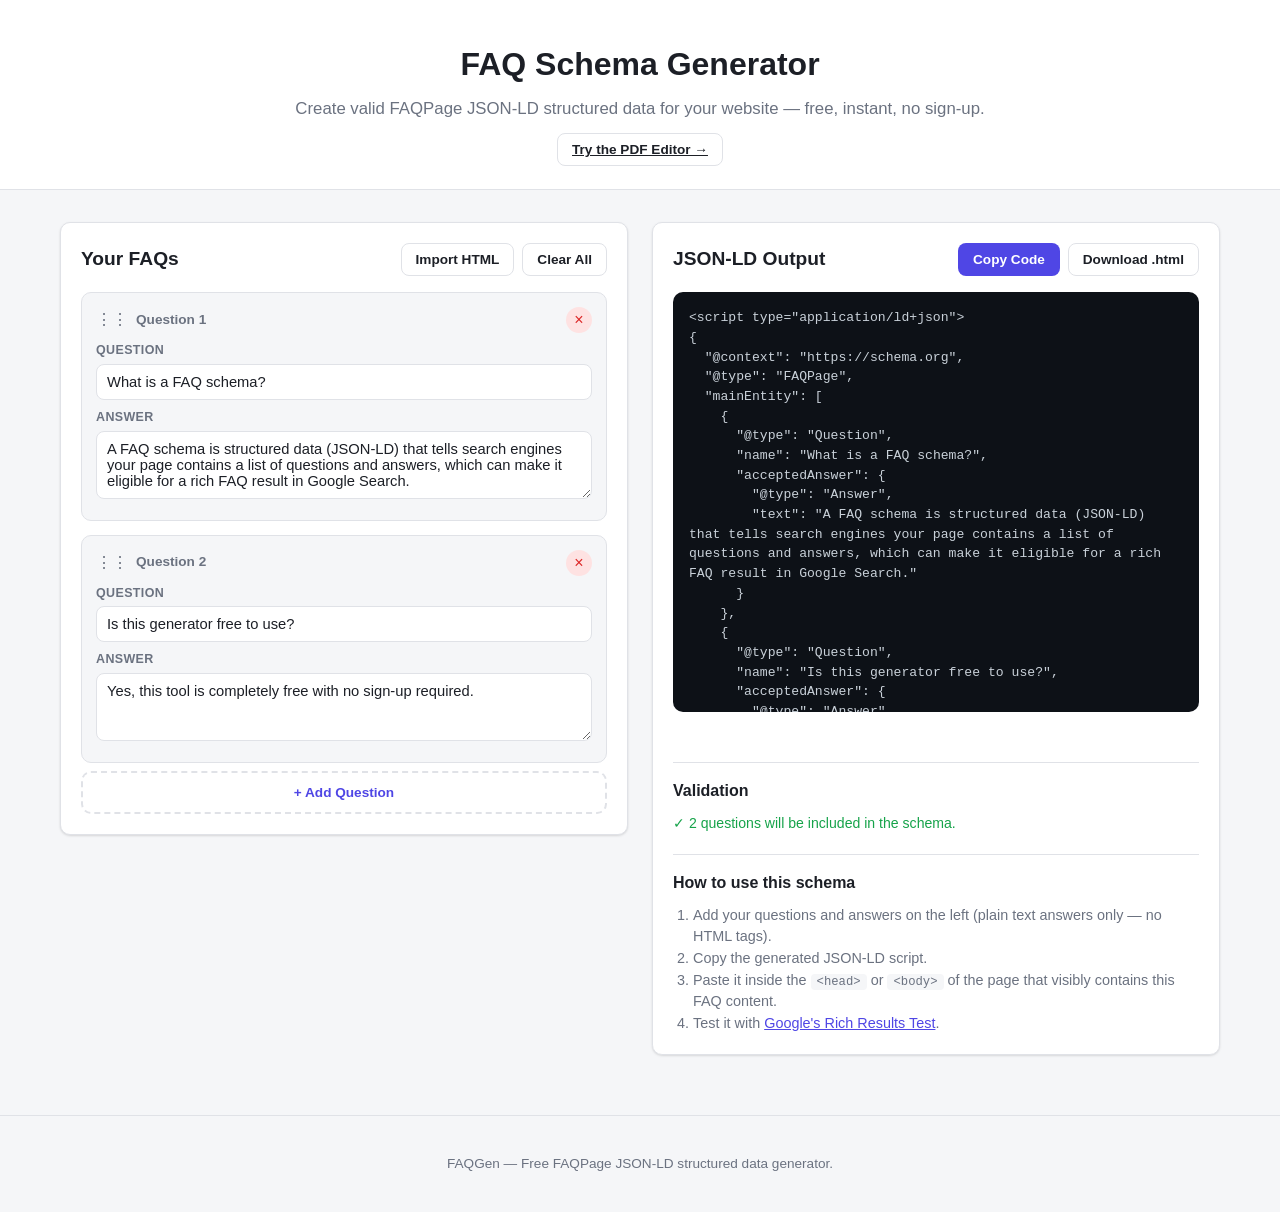
<file: index.html>
<!DOCTYPE html>
<html lang="en">
<head>
<meta charset="UTF-8">
<meta name="viewport" content="width=device-width, initial-scale=1.0">
<title>FAQ Schema Generator | FAQGen</title>
<meta name="description" content="Free FAQ Schema (JSON-LD) Generator. Create Google-ready FAQPage structured data for your website in seconds.">
<link rel="icon" type="image/svg+xml" href="favicon.svg">
<link rel="stylesheet" href="style.css">
</head>
<body>
  <header class="site-header">
    <div class="container">
      <h1>FAQ Schema Generator</h1>
      <p class="subtitle">Create valid FAQPage JSON-LD structured data for your website — free, instant, no sign-up.</p>
      <nav class="site-nav">
        <a href="pdf-editor/index.html" class="btn btn-secondary">Try the PDF Editor &rarr;</a>
      </nav>
    </div>
  </header>

  <main class="container layout">
    <section class="editor-panel">
      <div class="panel-header">
        <h2>Your FAQs</h2>
        <div class="panel-actions">
          <button id="importBtn" class="btn btn-secondary" type="button">Import HTML</button>
          <button id="clearBtn" class="btn btn-secondary" type="button">Clear All</button>
        </div>
      </div>

      <div id="faqList" class="faq-list"></div>

      <button id="addFaqBtn" class="btn btn-add" type="button">+ Add Question</button>

      <div id="importArea" class="import-area hidden">
        <label for="importInput">Paste FAQ HTML (e.g. copied from a page) and we'll try to extract Q&amp;A pairs:</label>
        <textarea id="importInput" rows="6" placeholder="<h3>Question?</h3><p>Answer...</p>"></textarea>
        <div class="import-actions">
          <button id="importParseBtn" class="btn btn-primary" type="button">Extract</button>
          <button id="importCancelBtn" class="btn btn-secondary" type="button">Cancel</button>
        </div>
      </div>
    </section>

    <section class="output-panel">
      <div class="panel-header">
        <h2>JSON-LD Output</h2>
        <div class="panel-actions">
          <button id="copyBtn" class="btn btn-primary" type="button">Copy Code</button>
          <button id="downloadBtn" class="btn btn-secondary" type="button">Download .html</button>
        </div>
      </div>
      <pre id="output" class="output-code" aria-live="polite"></pre>
      <p id="copyStatus" class="copy-status" role="status"></p>

      <div class="validation-box">
        <h3>Validation</h3>
        <ul id="validationList" class="validation-list"></ul>
      </div>

      <div class="help-box">
        <h3>How to use this schema</h3>
        <ol>
          <li>Add your questions and answers on the left (plain text answers only — no HTML tags).</li>
          <li>Copy the generated JSON-LD script.</li>
          <li>Paste it inside the <code>&lt;head&gt;</code> or <code>&lt;body&gt;</code> of the page that visibly contains this FAQ content.</li>
          <li>Test it with <a href="https://search.google.com/test/rich-results" target="_blank" rel="noopener noreferrer">Google's Rich Results Test</a>.</li>
        </ol>
      </div>
    </section>
  </main>

  <footer class="site-footer">
    <div class="container">
      <p>FAQGen &mdash; Free FAQPage JSON-LD structured data generator.</p>
    </div>
  </footer>

  <template id="faqItemTemplate">
    <div class="faq-item" draggable="true">
      <div class="faq-item-header">
        <span class="drag-handle" title="Drag to reorder">&#8942;&#8942;</span>
        <span class="faq-index"></span>
        <button class="btn-remove" type="button" title="Remove this question">&times;</button>
      </div>
      <label class="field-label">Question</label>
      <input type="text" class="faq-question" placeholder="e.g. What is structured data?">
      <label class="field-label">Answer</label>
      <textarea class="faq-answer" rows="3" placeholder="e.g. Structured data is a standardized format..."></textarea>
    </div>
  </template>

  <script src="app.js"></script>
</body>
</html>
</file>
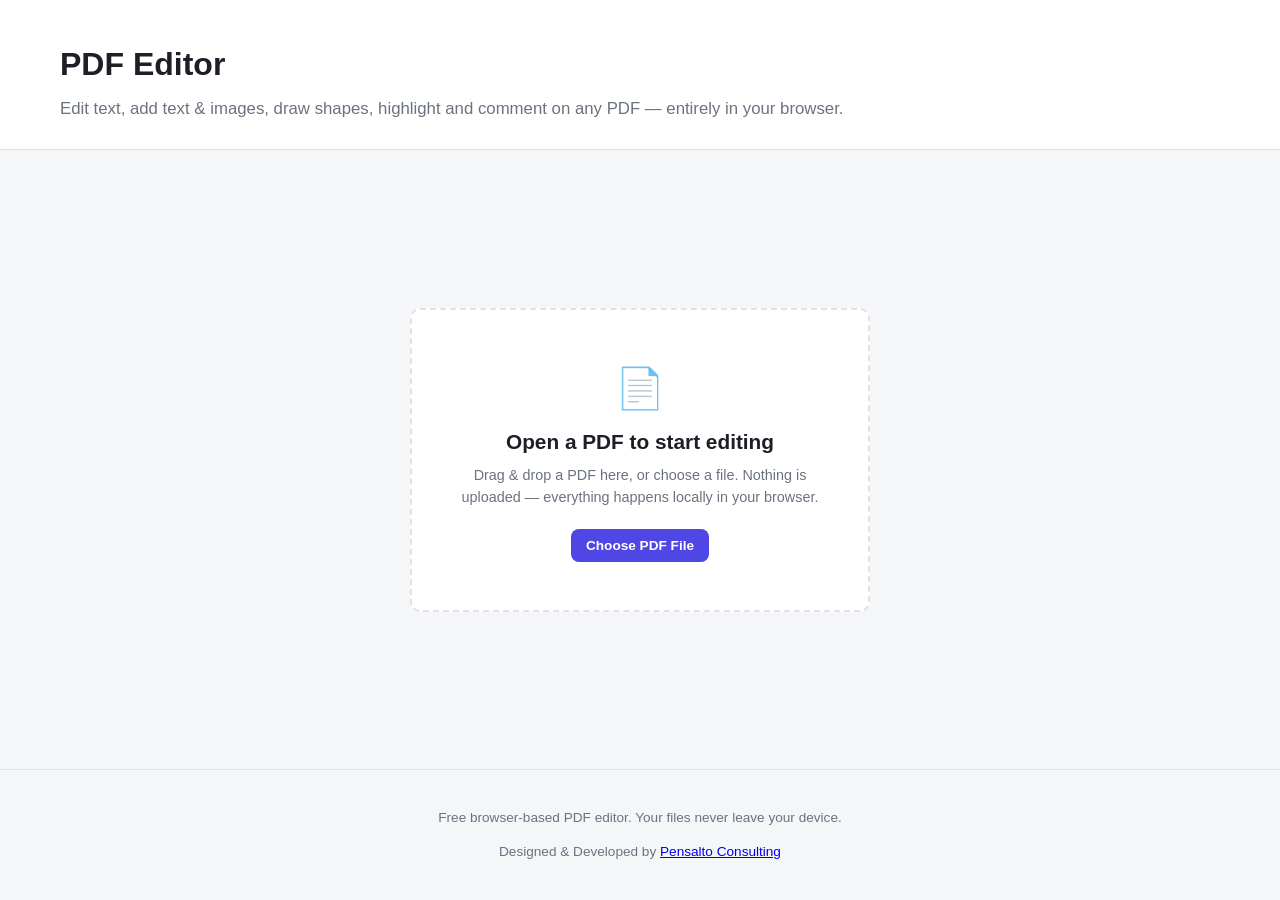
<file: pdf-editor/index.html>
<!DOCTYPE html>
<html lang="en">
<head>
<meta charset="UTF-8">
<meta name="viewport" content="width=device-width, initial-scale=1.0">
<title>Online PDF Editor — Edit PDF Text, Images &amp; Annotations Free</title>
<meta name="description" content="Free online PDF editor. Edit text, add text, images, shapes, highlights and comments to any PDF right in your browser — no upload to a server, no sign-up.">
<link rel="icon" type="image/svg+xml" href="favicon.svg">
<link rel="stylesheet" href="base.css">
<link rel="stylesheet" href="pdf-editor.css">
</head>
<body class="pdf-editor-body">
  <header class="site-header editor-header">
    <div class="container editor-header-inner">
      <div>
        <h1>PDF Editor</h1>
        <p class="subtitle">Edit text, add text &amp; images, draw shapes, highlight and comment on any PDF &mdash; entirely in your browser.</p>
      </div>
    </div>
  </header>

  <main class="editor-main">
    <div id="dropzone" class="dropzone container">
      <div class="dropzone-inner">
        <p class="dropzone-icon" aria-hidden="true">&#128196;</p>
        <h2>Open a PDF to start editing</h2>
        <p class="dropzone-hint">Drag &amp; drop a PDF here, or choose a file. Nothing is uploaded &mdash; everything happens locally in your browser.</p>
        <button id="chooseFileBtn" class="btn btn-primary" type="button">Choose PDF File</button>
        <input id="fileInput" type="file" accept="application/pdf" class="hidden">
      </div>
    </div>

    <div id="editorShell" class="editor-shell hidden">
      <div class="toolbar" role="toolbar" aria-label="PDF editing tools">
        <div class="toolbar-group">
          <button class="tool-btn" data-tool="select" title="Select &amp; move (V)" aria-pressed="true">&#128070;<span>Select</span></button>
          <button class="tool-btn" data-tool="edit" title="Edit existing text (E)">&#9998;<span>Edit Text</span></button>
          <button class="tool-btn" data-tool="text" title="Add text (T)">T<span>Text</span></button>
          <button class="tool-btn" data-tool="image" title="Add image (I)">&#128247;<span>Image</span></button>
        </div>
        <div class="toolbar-group">
          <button class="tool-btn" data-tool="rect" title="Rectangle">&#9645;<span>Rect</span></button>
          <button class="tool-btn" data-tool="ellipse" title="Ellipse">&#9711;<span>Ellipse</span></button>
          <button class="tool-btn" data-tool="line" title="Line">&#9585;<span>Line</span></button>
          <button class="tool-btn" data-tool="arrow" title="Arrow">&#8594;<span>Arrow</span></button>
        </div>
        <div class="toolbar-group">
          <button class="tool-btn" data-tool="highlight" title="Highlight">&#128998;<span>Highlight</span></button>
          <button class="tool-btn" data-tool="comment" title="Comment">&#128172;<span>Comment</span></button>
        </div>
        <div class="toolbar-group">
          <button id="undoBtn" class="tool-btn" title="Undo (Ctrl+Z)">&#8630;<span>Undo</span></button>
          <button id="deleteBtn" class="tool-btn" title="Delete selection (Del)">&#128465;<span>Delete</span></button>
        </div>
        <div class="toolbar-group toolbar-group-spacer">
          <button id="zoomOutBtn" class="tool-btn small" title="Zoom out">&minus;</button>
          <span id="zoomLabel" class="zoom-label">100%</span>
          <button id="zoomInBtn" class="tool-btn small" title="Zoom in">+</button>
        </div>
        <div class="toolbar-group">
          <button id="newFileBtn" class="btn btn-secondary" type="button">Open New</button>
          <button id="exportBtn" class="btn btn-primary" type="button">Download PDF</button>
        </div>
      </div>

      <div class="editor-body">
        <aside id="propertyPanel" class="property-panel">
          <p class="property-hint">Select a tool or an object to see its properties here.</p>
        </aside>

        <div id="pagesContainer" class="pages-container">
          <div class="page-nav">
            <button id="prevPageBtn" class="btn btn-secondary" type="button">&larr; Prev</button>
            <span id="pageIndicator">Page 1 / 1</span>
            <button id="nextPageBtn" class="btn btn-secondary" type="button">Next &rarr;</button>
          </div>
          <div id="pagesScroll" class="pages-scroll"></div>
        </div>
      </div>
    </div>

    <div id="statusToast" class="status-toast hidden" role="status"></div>
  </main>

  <input id="imageInput" type="file" accept="image/png,image/jpeg" class="hidden">

  <footer class="site-footer">
    <div class="container">
      <p>Free browser-based PDF editor. Your files never leave your device.</p>
      <p>Designed &amp; Developed by <a href="https://pensalto.com/" target="_blank" rel="noopener">Pensalto Consulting</a></p>
    </div>
  </footer>

  <script src="vendor/pdf.min.js"></script>
  <script src="vendor/pdf-lib.min.js"></script>
  <script src="app.js"></script>
</body>
</html>
</file>
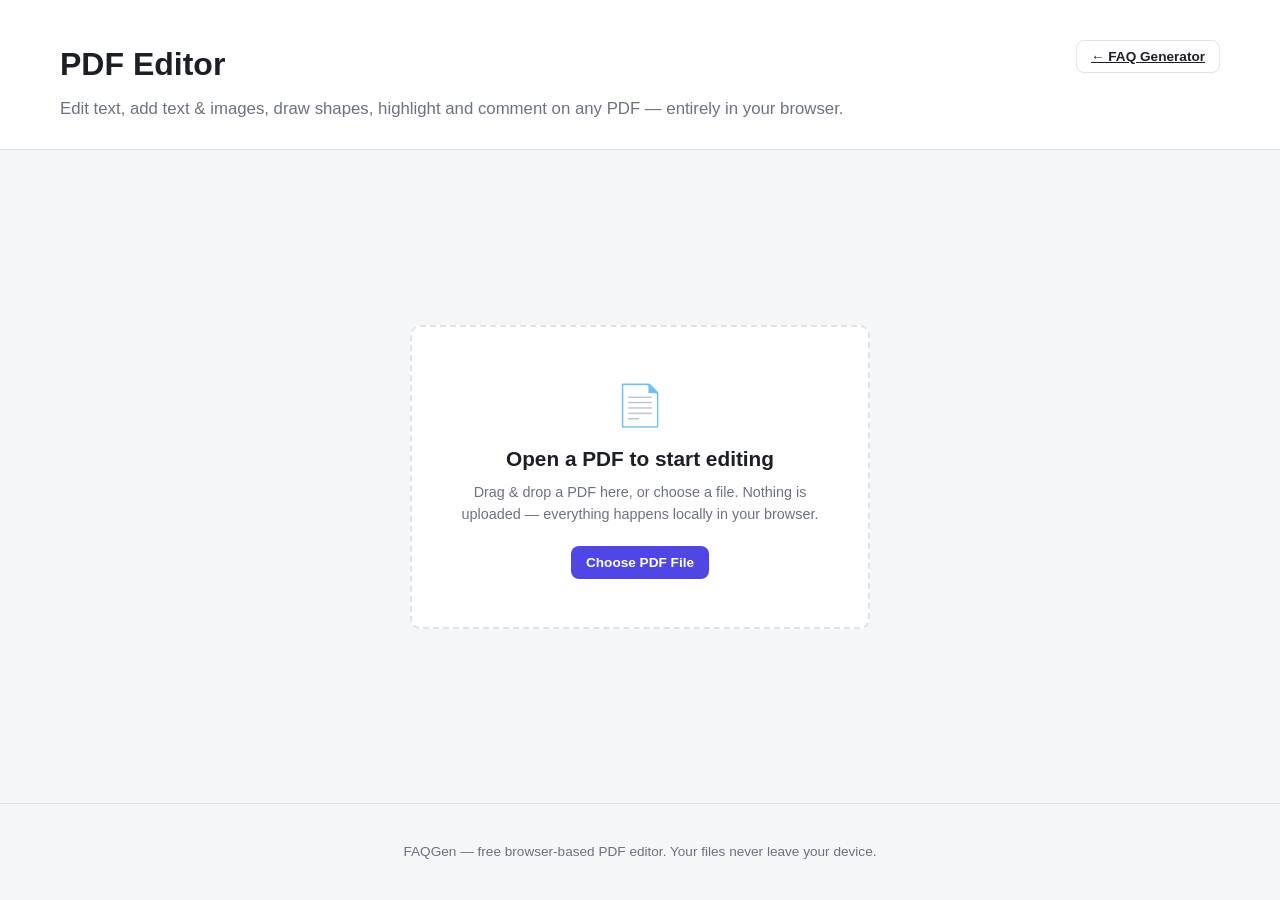
<file: pdf-editor.html>
<!DOCTYPE html>
<html lang="en">
<head>
<meta charset="UTF-8">
<meta name="viewport" content="width=device-width, initial-scale=1.0">
<title>Online PDF Editor | FAQGen</title>
<meta name="description" content="Free online PDF editor. Edit text, add text, images, shapes, highlights and comments to any PDF right in your browser — no upload to a server, no sign-up.">
<link rel="icon" type="image/svg+xml" href="favicon.svg">
<link rel="stylesheet" href="style.css">
<link rel="stylesheet" href="pdf-editor.css">
</head>
<body class="pdf-editor-body">
  <header class="site-header editor-header">
    <div class="container editor-header-inner">
      <div>
        <h1>PDF Editor</h1>
        <p class="subtitle">Edit text, add text &amp; images, draw shapes, highlight and comment on any PDF &mdash; entirely in your browser.</p>
      </div>
      <nav class="editor-nav">
        <a href="index.html" class="btn btn-secondary">&larr; FAQ Generator</a>
      </nav>
    </div>
  </header>

  <main class="editor-main">
    <div id="dropzone" class="dropzone container">
      <div class="dropzone-inner">
        <p class="dropzone-icon" aria-hidden="true">&#128196;</p>
        <h2>Open a PDF to start editing</h2>
        <p class="dropzone-hint">Drag &amp; drop a PDF here, or choose a file. Nothing is uploaded &mdash; everything happens locally in your browser.</p>
        <button id="chooseFileBtn" class="btn btn-primary" type="button">Choose PDF File</button>
        <input id="fileInput" type="file" accept="application/pdf" class="hidden">
      </div>
    </div>

    <div id="editorShell" class="editor-shell hidden">
      <div class="toolbar" role="toolbar" aria-label="PDF editing tools">
        <div class="toolbar-group">
          <button class="tool-btn" data-tool="select" title="Select &amp; move (V)" aria-pressed="true">&#128070;<span>Select</span></button>
          <button class="tool-btn" data-tool="edit" title="Edit existing text (E)">&#9998;<span>Edit Text</span></button>
          <button class="tool-btn" data-tool="text" title="Add text (T)">T<span>Text</span></button>
          <button class="tool-btn" data-tool="image" title="Add image (I)">&#128247;<span>Image</span></button>
        </div>
        <div class="toolbar-group">
          <button class="tool-btn" data-tool="rect" title="Rectangle">&#9645;<span>Rect</span></button>
          <button class="tool-btn" data-tool="ellipse" title="Ellipse">&#9711;<span>Ellipse</span></button>
          <button class="tool-btn" data-tool="line" title="Line">&#9585;<span>Line</span></button>
          <button class="tool-btn" data-tool="arrow" title="Arrow">&#8594;<span>Arrow</span></button>
        </div>
        <div class="toolbar-group">
          <button class="tool-btn" data-tool="highlight" title="Highlight">&#128998;<span>Highlight</span></button>
          <button class="tool-btn" data-tool="comment" title="Comment">&#128172;<span>Comment</span></button>
        </div>
        <div class="toolbar-group">
          <button id="undoBtn" class="tool-btn" title="Undo (Ctrl+Z)">&#8630;<span>Undo</span></button>
          <button id="deleteBtn" class="tool-btn" title="Delete selection (Del)">&#128465;<span>Delete</span></button>
        </div>
        <div class="toolbar-group toolbar-group-spacer">
          <button id="zoomOutBtn" class="tool-btn small" title="Zoom out">&minus;</button>
          <span id="zoomLabel" class="zoom-label">100%</span>
          <button id="zoomInBtn" class="tool-btn small" title="Zoom in">+</button>
        </div>
        <div class="toolbar-group">
          <button id="newFileBtn" class="btn btn-secondary" type="button">Open New</button>
          <button id="exportBtn" class="btn btn-primary" type="button">Download PDF</button>
        </div>
      </div>

      <div class="editor-body">
        <aside id="propertyPanel" class="property-panel">
          <p class="property-hint">Select a tool or an object to see its properties here.</p>
        </aside>

        <div id="pagesContainer" class="pages-container">
          <div class="page-nav">
            <button id="prevPageBtn" class="btn btn-secondary" type="button">&larr; Prev</button>
            <span id="pageIndicator">Page 1 / 1</span>
            <button id="nextPageBtn" class="btn btn-secondary" type="button">Next &rarr;</button>
          </div>
          <div id="pagesScroll" class="pages-scroll"></div>
        </div>
      </div>
    </div>

    <div id="statusToast" class="status-toast hidden" role="status"></div>
  </main>

  <input id="imageInput" type="file" accept="image/png,image/jpeg" class="hidden">

  <footer class="site-footer">
    <div class="container">
      <p>FAQGen &mdash; free browser-based PDF editor. Your files never leave your device.</p>
    </div>
  </footer>

  <script src="vendor/pdf.min.js"></script>
  <script src="vendor/pdf-lib.min.js"></script>
  <script src="pdf-editor.js"></script>
</body>
</html>
</file>
<file: style.css>
:root {
  --color-bg: #f5f6f8;
  --color-surface: #ffffff;
  --color-border: #e0e2e7;
  --color-text: #1c1f26;
  --color-muted: #6b7280;
  --color-primary: #4f46e5;
  --color-primary-hover: #4338ca;
  --color-danger: #dc2626;
  --color-danger-bg: #fee2e2;
  --color-success: #16a34a;
  --radius: 10px;
  --shadow: 0 1px 3px rgba(0, 0, 0, 0.08), 0 1px 2px rgba(0, 0, 0, 0.06);
}

@media (prefers-color-scheme: dark) {
  :root {
    --color-bg: #14161c;
    --color-surface: #1d2028;
    --color-border: #2c303a;
    --color-text: #e9eaee;
    --color-muted: #9aa0ab;
    --color-primary: #818cf8;
    --color-primary-hover: #6366f1;
    --color-danger: #f87171;
    --color-danger-bg: #3f1d1d;
    --color-success: #4ade80;
    --shadow: 0 1px 3px rgba(0, 0, 0, 0.4), 0 1px 2px rgba(0, 0, 0, 0.3);
  }
}

* { box-sizing: border-box; }

body {
  margin: 0;
  font-family: -apple-system, BlinkMacSystemFont, "Segoe UI", Roboto, Helvetica, Arial, sans-serif;
  background: var(--color-bg);
  color: var(--color-text);
  line-height: 1.5;
}

.container {
  max-width: 1200px;
  margin: 0 auto;
  padding: 0 20px;
}

.site-header {
  padding: 40px 0 28px;
  text-align: center;
  border-bottom: 1px solid var(--color-border);
  background: var(--color-surface);
}

.site-header h1 {
  margin: 0 0 8px;
  font-size: 2rem;
}

.subtitle {
  margin: 0;
  color: var(--color-muted);
  font-size: 1.05rem;
}

.site-nav {
  margin-top: 16px;
}

.layout {
  display: grid;
  grid-template-columns: 1fr 1fr;
  gap: 24px;
  padding: 32px 20px 60px;
  align-items: start;
}

@media (max-width: 900px) {
  .layout {
    grid-template-columns: 1fr;
  }
}

.editor-panel,
.output-panel {
  background: var(--color-surface);
  border: 1px solid var(--color-border);
  border-radius: var(--radius);
  padding: 20px;
  box-shadow: var(--shadow);
  position: sticky;
  top: 20px;
}

.editor-panel { position: static; }

.panel-header {
  display: flex;
  align-items: center;
  justify-content: space-between;
  gap: 12px;
  margin-bottom: 16px;
  flex-wrap: wrap;
}

.panel-header h2 {
  margin: 0;
  font-size: 1.2rem;
}

.panel-actions {
  display: flex;
  gap: 8px;
}

.btn {
  font-size: 0.85rem;
  font-weight: 600;
  padding: 8px 14px;
  border-radius: 8px;
  border: 1px solid transparent;
  cursor: pointer;
  transition: background-color 0.15s ease, border-color 0.15s ease;
}

.btn-primary {
  background: var(--color-primary);
  color: #fff;
}
.btn-primary:hover { background: var(--color-primary-hover); }

.btn-secondary {
  background: transparent;
  color: var(--color-text);
  border-color: var(--color-border);
}
.btn-secondary:hover { border-color: var(--color-muted); }

.btn-add {
  width: 100%;
  margin-top: 8px;
  background: transparent;
  border: 2px dashed var(--color-border);
  color: var(--color-primary);
  padding: 12px;
  border-radius: var(--radius);
  font-weight: 700;
}
.btn-add:hover { border-color: var(--color-primary); }

.faq-list {
  display: flex;
  flex-direction: column;
  gap: 14px;
}

.faq-item {
  border: 1px solid var(--color-border);
  border-radius: var(--radius);
  padding: 14px;
  background: var(--color-bg);
}

.faq-item.dragging {
  opacity: 0.5;
}

.faq-item-header {
  display: flex;
  align-items: center;
  gap: 8px;
  margin-bottom: 8px;
}

.drag-handle {
  cursor: grab;
  color: var(--color-muted);
  user-select: none;
}

.faq-index {
  font-weight: 700;
  color: var(--color-muted);
  font-size: 0.85rem;
  flex: 1;
}

.btn-remove {
  border: none;
  background: var(--color-danger-bg);
  color: var(--color-danger);
  width: 26px;
  height: 26px;
  border-radius: 50%;
  font-size: 1rem;
  line-height: 1;
  cursor: pointer;
}
.btn-remove:hover { opacity: 0.85; }

.field-label {
  display: block;
  font-size: 0.78rem;
  font-weight: 600;
  color: var(--color-muted);
  margin: 8px 0 4px;
  text-transform: uppercase;
  letter-spacing: 0.03em;
}

.faq-question,
.faq-answer {
  width: 100%;
  padding: 9px 10px;
  border-radius: 8px;
  border: 1px solid var(--color-border);
  background: var(--color-surface);
  color: var(--color-text);
  font-size: 0.92rem;
  font-family: inherit;
  resize: vertical;
}

.faq-question:focus,
.faq-answer:focus {
  outline: none;
  border-color: var(--color-primary);
}

.import-area {
  margin-top: 16px;
  padding-top: 16px;
  border-top: 1px solid var(--color-border);
}

.import-area label {
  display: block;
  font-size: 0.85rem;
  color: var(--color-muted);
  margin-bottom: 6px;
}

.import-area textarea {
  width: 100%;
  border-radius: 8px;
  border: 1px solid var(--color-border);
  background: var(--color-bg);
  color: var(--color-text);
  padding: 10px;
  font-family: ui-monospace, SFMono-Regular, Menlo, monospace;
  font-size: 0.82rem;
}

.import-actions {
  display: flex;
  gap: 8px;
  margin-top: 8px;
}

.hidden { display: none !important; }

.output-code {
  background: #0d1117;
  color: #c9d1d9;
  padding: 16px;
  border-radius: var(--radius);
  overflow-x: auto;
  font-family: ui-monospace, SFMono-Regular, Menlo, monospace;
  font-size: 0.82rem;
  max-height: 420px;
  overflow-y: auto;
  white-space: pre-wrap;
  word-break: break-word;
}

.copy-status {
  min-height: 1.2em;
  color: var(--color-success);
  font-size: 0.85rem;
  font-weight: 600;
  margin: 8px 0 0;
}

.validation-box,
.help-box {
  margin-top: 20px;
  padding-top: 16px;
  border-top: 1px solid var(--color-border);
}

.validation-box h3,
.help-box h3 {
  margin: 0 0 10px;
  font-size: 1rem;
}

.validation-list {
  list-style: none;
  margin: 0;
  padding: 0;
  display: flex;
  flex-direction: column;
  gap: 6px;
  font-size: 0.88rem;
}

.validation-list li {
  display: flex;
  align-items: flex-start;
  gap: 8px;
}

.validation-list li.ok { color: var(--color-success); }
.validation-list li.error { color: var(--color-danger); }
.validation-list li.warn { color: #d97706; }

.help-box ol {
  margin: 0;
  padding-left: 20px;
  font-size: 0.9rem;
  color: var(--color-muted);
}

.help-box code {
  background: var(--color-bg);
  padding: 1px 6px;
  border-radius: 4px;
  font-size: 0.85em;
}

.help-box a {
  color: var(--color-primary);
}

.site-footer {
  text-align: center;
  padding: 24px 0;
  color: var(--color-muted);
  font-size: 0.85rem;
  border-top: 1px solid var(--color-border);
}
</file>
<file: pdf-editor/base.css>
:root {
  --color-bg: #f5f6f8;
  --color-surface: #ffffff;
  --color-border: #e0e2e7;
  --color-text: #1c1f26;
  --color-muted: #6b7280;
  --color-primary: #4f46e5;
  --color-primary-hover: #4338ca;
  --color-danger: #dc2626;
  --color-danger-bg: #fee2e2;
  --color-success: #16a34a;
  --radius: 10px;
  --shadow: 0 1px 3px rgba(0, 0, 0, 0.08), 0 1px 2px rgba(0, 0, 0, 0.06);
}

@media (prefers-color-scheme: dark) {
  :root {
    --color-bg: #14161c;
    --color-surface: #1d2028;
    --color-border: #2c303a;
    --color-text: #e9eaee;
    --color-muted: #9aa0ab;
    --color-primary: #818cf8;
    --color-primary-hover: #6366f1;
    --color-danger: #f87171;
    --color-danger-bg: #3f1d1d;
    --color-success: #4ade80;
    --shadow: 0 1px 3px rgba(0, 0, 0, 0.4), 0 1px 2px rgba(0, 0, 0, 0.3);
  }
}

* { box-sizing: border-box; }

body {
  margin: 0;
  font-family: -apple-system, BlinkMacSystemFont, "Segoe UI", Roboto, Helvetica, Arial, sans-serif;
  background: var(--color-bg);
  color: var(--color-text);
  line-height: 1.5;
}

.container {
  max-width: 1200px;
  margin: 0 auto;
  padding: 0 20px;
}

.site-header {
  padding: 40px 0 28px;
  text-align: center;
  border-bottom: 1px solid var(--color-border);
  background: var(--color-surface);
}

.site-header h1 {
  margin: 0 0 8px;
  font-size: 2rem;
}

.subtitle {
  margin: 0;
  color: var(--color-muted);
  font-size: 1.05rem;
}

.btn {
  font-size: 0.85rem;
  font-weight: 600;
  padding: 8px 14px;
  border-radius: 8px;
  border: 1px solid transparent;
  cursor: pointer;
  transition: background-color 0.15s ease, border-color 0.15s ease;
}

.btn-primary {
  background: var(--color-primary);
  color: #fff;
}
.btn-primary:hover { background: var(--color-primary-hover); }

.btn-secondary {
  background: transparent;
  color: var(--color-text);
  border-color: var(--color-border);
}
.btn-secondary:hover { border-color: var(--color-muted); }

.hidden { display: none !important; }

.site-footer {
  text-align: center;
  padding: 24px 0;
  color: var(--color-muted);
  font-size: 0.85rem;
  border-top: 1px solid var(--color-border);
}
</file>
<file: pdf-editor/pdf-editor.css>
.pdf-editor-body {
  display: flex;
  flex-direction: column;
  height: 100vh;
  overflow: hidden;
}

.editor-header-inner {
  display: flex;
  align-items: flex-start;
  justify-content: space-between;
  gap: 16px;
  flex-wrap: wrap;
  text-align: left;
}

.editor-header .subtitle { text-align: left; }
.editor-nav { padding-top: 4px; }

.editor-main {
  flex: 1;
  display: flex;
  flex-direction: column;
  min-height: 0;
}

/* --- Dropzone --- */

.dropzone {
  flex: 1;
  display: flex;
  align-items: center;
  justify-content: center;
  padding: 60px 20px;
}

.dropzone-inner {
  max-width: 460px;
  width: 100%;
  text-align: center;
  border: 2px dashed var(--color-border);
  border-radius: var(--radius);
  padding: 48px 32px;
  background: var(--color-surface);
}

.dropzone.dragover .dropzone-inner {
  border-color: var(--color-primary);
  background: var(--color-bg);
}

.dropzone-icon { font-size: 2.5rem; margin: 0 0 8px; }
.dropzone-inner h2 { margin: 0 0 8px; font-size: 1.3rem; }
.dropzone-hint { color: var(--color-muted); font-size: 0.9rem; margin: 0 0 20px; }

/* --- Shell / toolbar --- */

.editor-shell {
  display: flex;
  flex-direction: column;
  flex: 1;
  min-height: 0;
}

.toolbar {
  display: flex;
  align-items: center;
  flex-wrap: wrap;
  gap: 10px;
  padding: 10px 20px;
  background: var(--color-surface);
  border-bottom: 1px solid var(--color-border);
  position: sticky;
  top: 0;
  z-index: 20;
}

.toolbar-group {
  display: flex;
  align-items: center;
  gap: 4px;
  padding-right: 10px;
  border-right: 1px solid var(--color-border);
}

.toolbar-group:last-child { border-right: none; }
.toolbar-group-spacer { margin-left: auto; }

.tool-btn {
  display: flex;
  flex-direction: column;
  align-items: center;
  gap: 2px;
  min-width: 52px;
  padding: 6px 8px;
  border: 1px solid transparent;
  border-radius: 8px;
  background: transparent;
  color: var(--color-text);
  cursor: pointer;
  font-size: 1rem;
}

.tool-btn span { font-size: 0.62rem; font-weight: 600; color: var(--color-muted); }

.tool-btn:hover { background: var(--color-bg); }

.tool-btn[aria-pressed="true"] {
  background: var(--color-primary);
  color: #fff;
}
.tool-btn[aria-pressed="true"] span { color: #fff; }

.tool-btn.small { min-width: 28px; padding: 6px; font-weight: 700; }

.zoom-label {
  font-size: 0.82rem;
  font-weight: 600;
  color: var(--color-muted);
  min-width: 44px;
  text-align: center;
}

/* --- Body layout --- */

.editor-body {
  display: flex;
  flex: 1;
  min-height: 0;
}

.property-panel {
  width: 240px;
  flex-shrink: 0;
  border-right: 1px solid var(--color-border);
  background: var(--color-surface);
  padding: 16px;
  overflow-y: auto;
}

.property-hint {
  color: var(--color-muted);
  font-size: 0.85rem;
}

.property-panel h3 {
  margin: 0 0 12px;
  font-size: 0.9rem;
}

.property-row {
  display: flex;
  flex-direction: column;
  gap: 4px;
  margin-bottom: 14px;
}

.property-row label {
  font-size: 0.75rem;
  font-weight: 600;
  color: var(--color-muted);
  text-transform: uppercase;
  letter-spacing: 0.03em;
}

.property-row input[type="color"] {
  width: 100%;
  height: 32px;
  border: 1px solid var(--color-border);
  border-radius: 6px;
  padding: 2px;
  background: var(--color-bg);
}

.property-row input[type="range"],
.property-row input[type="number"],
.property-row select {
  width: 100%;
  padding: 6px 8px;
  border-radius: 6px;
  border: 1px solid var(--color-border);
  background: var(--color-bg);
  color: var(--color-text);
  font-size: 0.85rem;
}

.property-toggle-row {
  display: flex;
  gap: 6px;
}

.property-toggle-row .tool-btn { flex: 1; min-width: 0; }

.property-note {
  font-size: 0.78rem;
  color: var(--color-muted);
  margin-top: 10px;
  line-height: 1.4;
}

.pages-container {
  flex: 1;
  display: flex;
  flex-direction: column;
  min-width: 0;
  min-height: 0;
  background: var(--color-bg);
}

.page-nav {
  display: flex;
  align-items: center;
  justify-content: center;
  gap: 14px;
  padding: 10px;
  border-bottom: 1px solid var(--color-border);
  background: var(--color-surface);
  font-size: 0.85rem;
  font-weight: 600;
}

.pages-scroll {
  flex: 1;
  overflow: auto;
  padding: 24px;
  display: flex;
  flex-direction: column;
  align-items: center;
  gap: 24px;
}

/* --- Page + layers --- */

.page-wrap {
  position: relative;
  background: #fff;
  box-shadow: var(--shadow);
}

.page-wrap canvas {
  display: block;
}

.cover-layer,
.text-layer,
.annot-layer {
  position: absolute;
  inset: 0;
  overflow: hidden;
  line-height: 1;
  transform-origin: 0 0;
}

.cover-layer {
  pointer-events: none;
}

.text-cover {
  position: absolute;
  /* Always white, independent of app theme — this masks the original
     PDF page glyphs, which are rendered on a white canvas regardless of
     whether the app UI is in light or dark mode. */
  background: #ffffff;
}

.text-layer {
  pointer-events: none;
  color: transparent;
}

.text-layer span {
  color: transparent;
  position: absolute;
  white-space: pre;
  transform-origin: 0% 0%;
  cursor: text;
}

.text-layer.tool-active {
  pointer-events: auto;
}

.text-layer.tool-active span:hover {
  outline: 1px dashed rgba(79, 70, 229, 0.6);
  background: rgba(79, 70, 229, 0.08);
}

/* Persists after the edit is committed (span no longer focused), so the
   live preview keeps showing the replacement text — matching the exported
   PDF — instead of reverting to invisible/transparent. */
.text-layer span.span-edited {
  cursor: text;
}

.text-layer span.span-editing {
  outline: 2px solid var(--color-primary);
  background: rgba(79, 70, 229, 0.08);
}

.text-layer span.span-edited::after {
  content: "";
}

.annot-layer {
  pointer-events: none;
}

.annot-layer.tool-active {
  pointer-events: auto;
  cursor: crosshair;
}

.annot-layer.select-active {
  pointer-events: auto;
}

.annot {
  position: absolute;
  box-sizing: border-box;
}

.annot.selected {
  outline: 1.5px dashed var(--color-primary);
}

.annot-text {
  outline: 1px dashed transparent;
  padding: 2px;
  cursor: move;
  overflow: hidden;
  white-space: pre-wrap;
  word-break: break-word;
}
.annot-text:hover { outline-color: rgba(79, 70, 229, 0.4); }
.annot-text[contenteditable="true"]:focus {
  outline: 1.5px solid var(--color-primary);
  cursor: text;
  background: rgba(255,255,255,0.6);
}

.annot-image { cursor: move; }
.annot-image img { width: 100%; height: 100%; display: block; pointer-events: none; }

.annot-shape { cursor: move; }

.annot-comment {
  cursor: move;
  width: 22px;
  height: 22px;
  border-radius: 50% 50% 50% 4px;
  background: #fbbf24;
  color: #1c1f26;
  display: flex;
  align-items: center;
  justify-content: center;
  font-size: 12px;
  box-shadow: var(--shadow);
}

.comment-popup {
  position: absolute;
  top: 24px;
  left: 0;
  width: 200px;
  background: var(--color-surface);
  border: 1px solid var(--color-border);
  border-radius: 8px;
  box-shadow: var(--shadow);
  padding: 8px;
  z-index: 30;
  cursor: default;
}

.comment-popup textarea {
  width: 100%;
  font-size: 0.8rem;
  font-family: inherit;
  border: 1px solid var(--color-border);
  border-radius: 6px;
  padding: 6px;
  resize: vertical;
  background: var(--color-bg);
  color: var(--color-text);
}

.resize-handle {
  position: absolute;
  right: -6px;
  bottom: -6px;
  width: 12px;
  height: 12px;
  border-radius: 50%;
  background: var(--color-primary);
  border: 2px solid #fff;
  cursor: nwse-resize;
}

.annot-remove {
  position: absolute;
  top: -10px;
  right: -10px;
  width: 18px;
  height: 18px;
  border-radius: 50%;
  background: var(--color-danger);
  color: #fff;
  border: none;
  font-size: 11px;
  line-height: 1;
  cursor: pointer;
  display: flex;
  align-items: center;
  justify-content: center;
}

.status-toast {
  position: fixed;
  bottom: 20px;
  left: 50%;
  transform: translateX(-50%);
  background: var(--color-text);
  color: var(--color-bg);
  padding: 10px 18px;
  border-radius: 8px;
  font-size: 0.85rem;
  font-weight: 600;
  z-index: 100;
  box-shadow: var(--shadow);
}

@media (max-width: 800px) {
  /* Stack the property panel above the page instead of hiding it outright —
     it's the only place font/color/style controls live, so on a narrow
     viewport (a phone, or an embedded preview pane) losing it silently
     would make those controls unreachable rather than just re-flowed. */
  .editor-body { flex-direction: column; }
  .property-panel {
    width: auto;
    max-height: 40vh;
    border-right: none;
    border-bottom: 1px solid var(--color-border);
  }
  .toolbar { gap: 4px; }
  .tool-btn { min-width: 42px; padding: 5px 4px; }
}
</file>
<file: pdf-editor.css>
.pdf-editor-body {
  display: flex;
  flex-direction: column;
  min-height: 100vh;
}

.editor-header-inner {
  display: flex;
  align-items: flex-start;
  justify-content: space-between;
  gap: 16px;
  flex-wrap: wrap;
  text-align: left;
}

.editor-header .subtitle { text-align: left; }
.editor-nav { padding-top: 4px; }

.editor-main {
  flex: 1;
  display: flex;
  flex-direction: column;
}

/* --- Dropzone --- */

.dropzone {
  flex: 1;
  display: flex;
  align-items: center;
  justify-content: center;
  padding: 60px 20px;
}

.dropzone-inner {
  max-width: 460px;
  width: 100%;
  text-align: center;
  border: 2px dashed var(--color-border);
  border-radius: var(--radius);
  padding: 48px 32px;
  background: var(--color-surface);
}

.dropzone.dragover .dropzone-inner {
  border-color: var(--color-primary);
  background: var(--color-bg);
}

.dropzone-icon { font-size: 2.5rem; margin: 0 0 8px; }
.dropzone-inner h2 { margin: 0 0 8px; font-size: 1.3rem; }
.dropzone-hint { color: var(--color-muted); font-size: 0.9rem; margin: 0 0 20px; }

/* --- Shell / toolbar --- */

.editor-shell {
  display: flex;
  flex-direction: column;
  flex: 1;
}

.toolbar {
  display: flex;
  align-items: center;
  flex-wrap: wrap;
  gap: 10px;
  padding: 10px 20px;
  background: var(--color-surface);
  border-bottom: 1px solid var(--color-border);
  position: sticky;
  top: 0;
  z-index: 20;
}

.toolbar-group {
  display: flex;
  align-items: center;
  gap: 4px;
  padding-right: 10px;
  border-right: 1px solid var(--color-border);
}

.toolbar-group:last-child { border-right: none; }
.toolbar-group-spacer { margin-left: auto; }

.tool-btn {
  display: flex;
  flex-direction: column;
  align-items: center;
  gap: 2px;
  min-width: 52px;
  padding: 6px 8px;
  border: 1px solid transparent;
  border-radius: 8px;
  background: transparent;
  color: var(--color-text);
  cursor: pointer;
  font-size: 1rem;
}

.tool-btn span { font-size: 0.62rem; font-weight: 600; color: var(--color-muted); }

.tool-btn:hover { background: var(--color-bg); }

.tool-btn[aria-pressed="true"] {
  background: var(--color-primary);
  color: #fff;
}
.tool-btn[aria-pressed="true"] span { color: #fff; }

.tool-btn.small { min-width: 28px; padding: 6px; font-weight: 700; }

.zoom-label {
  font-size: 0.82rem;
  font-weight: 600;
  color: var(--color-muted);
  min-width: 44px;
  text-align: center;
}

/* --- Body layout --- */

.editor-body {
  display: flex;
  flex: 1;
  min-height: 0;
}

.property-panel {
  width: 240px;
  flex-shrink: 0;
  border-right: 1px solid var(--color-border);
  background: var(--color-surface);
  padding: 16px;
  overflow-y: auto;
}

.property-hint {
  color: var(--color-muted);
  font-size: 0.85rem;
}

.property-panel h3 {
  margin: 0 0 12px;
  font-size: 0.9rem;
}

.property-row {
  display: flex;
  flex-direction: column;
  gap: 4px;
  margin-bottom: 14px;
}

.property-row label {
  font-size: 0.75rem;
  font-weight: 600;
  color: var(--color-muted);
  text-transform: uppercase;
  letter-spacing: 0.03em;
}

.property-row input[type="color"] {
  width: 100%;
  height: 32px;
  border: 1px solid var(--color-border);
  border-radius: 6px;
  padding: 2px;
  background: var(--color-bg);
}

.property-row input[type="range"],
.property-row input[type="number"],
.property-row select {
  width: 100%;
  padding: 6px 8px;
  border-radius: 6px;
  border: 1px solid var(--color-border);
  background: var(--color-bg);
  color: var(--color-text);
  font-size: 0.85rem;
}

.property-toggle-row {
  display: flex;
  gap: 6px;
}

.property-toggle-row .tool-btn { flex: 1; min-width: 0; }

.property-note {
  font-size: 0.78rem;
  color: var(--color-muted);
  margin-top: 10px;
  line-height: 1.4;
}

.pages-container {
  flex: 1;
  display: flex;
  flex-direction: column;
  min-width: 0;
  background: var(--color-bg);
}

.page-nav {
  display: flex;
  align-items: center;
  justify-content: center;
  gap: 14px;
  padding: 10px;
  border-bottom: 1px solid var(--color-border);
  background: var(--color-surface);
  font-size: 0.85rem;
  font-weight: 600;
}

.pages-scroll {
  flex: 1;
  overflow: auto;
  padding: 24px;
  display: flex;
  flex-direction: column;
  align-items: center;
  gap: 24px;
}

/* --- Page + layers --- */

.page-wrap {
  position: relative;
  background: #fff;
  box-shadow: var(--shadow);
}

.page-wrap canvas {
  display: block;
}

.text-layer,
.annot-layer {
  position: absolute;
  inset: 0;
  overflow: hidden;
  line-height: 1;
  transform-origin: 0 0;
}

.text-layer {
  pointer-events: none;
  color: transparent;
}

.text-layer span {
  color: transparent;
  position: absolute;
  white-space: pre;
  transform-origin: 0% 0%;
  cursor: text;
}

.text-layer.tool-active {
  pointer-events: auto;
}

.text-layer.tool-active span:hover {
  outline: 1px dashed rgba(79, 70, 229, 0.6);
  background: rgba(79, 70, 229, 0.08);
}

.text-layer span.span-editing {
  outline: 2px solid var(--color-primary);
  background: rgba(79, 70, 229, 0.08);
  color: #111 !important;
  -webkit-text-fill-color: #111;
}

.text-layer span.span-edited::after {
  content: "";
}

.annot-layer {
  pointer-events: none;
}

.annot-layer.tool-active {
  pointer-events: auto;
  cursor: crosshair;
}

.annot-layer.select-active {
  pointer-events: auto;
}

.annot {
  position: absolute;
  box-sizing: border-box;
}

.annot.selected {
  outline: 1.5px dashed var(--color-primary);
}

.annot-text {
  outline: 1px dashed transparent;
  padding: 2px;
  cursor: move;
  overflow: hidden;
  white-space: pre-wrap;
  word-break: break-word;
}
.annot-text:hover { outline-color: rgba(79, 70, 229, 0.4); }
.annot-text[contenteditable="true"]:focus {
  outline: 1.5px solid var(--color-primary);
  cursor: text;
  background: rgba(255,255,255,0.6);
}

.annot-image { cursor: move; }
.annot-image img { width: 100%; height: 100%; display: block; pointer-events: none; }

.annot-shape { cursor: move; }

.annot-comment {
  cursor: move;
  width: 22px;
  height: 22px;
  border-radius: 50% 50% 50% 4px;
  background: #fbbf24;
  color: #1c1f26;
  display: flex;
  align-items: center;
  justify-content: center;
  font-size: 12px;
  box-shadow: var(--shadow);
}

.comment-popup {
  position: absolute;
  top: 24px;
  left: 0;
  width: 200px;
  background: var(--color-surface);
  border: 1px solid var(--color-border);
  border-radius: 8px;
  box-shadow: var(--shadow);
  padding: 8px;
  z-index: 30;
  cursor: default;
}

.comment-popup textarea {
  width: 100%;
  font-size: 0.8rem;
  font-family: inherit;
  border: 1px solid var(--color-border);
  border-radius: 6px;
  padding: 6px;
  resize: vertical;
  background: var(--color-bg);
  color: var(--color-text);
}

.resize-handle {
  position: absolute;
  right: -6px;
  bottom: -6px;
  width: 12px;
  height: 12px;
  border-radius: 50%;
  background: var(--color-primary);
  border: 2px solid #fff;
  cursor: nwse-resize;
}

.annot-remove {
  position: absolute;
  top: -10px;
  right: -10px;
  width: 18px;
  height: 18px;
  border-radius: 50%;
  background: var(--color-danger);
  color: #fff;
  border: none;
  font-size: 11px;
  line-height: 1;
  cursor: pointer;
  display: flex;
  align-items: center;
  justify-content: center;
}

.status-toast {
  position: fixed;
  bottom: 20px;
  left: 50%;
  transform: translateX(-50%);
  background: var(--color-text);
  color: var(--color-bg);
  padding: 10px 18px;
  border-radius: 8px;
  font-size: 0.85rem;
  font-weight: 600;
  z-index: 100;
  box-shadow: var(--shadow);
}

@media (max-width: 800px) {
  .property-panel { display: none; }
  .toolbar { gap: 4px; }
  .tool-btn { min-width: 42px; padding: 5px 4px; }
}
</file>
